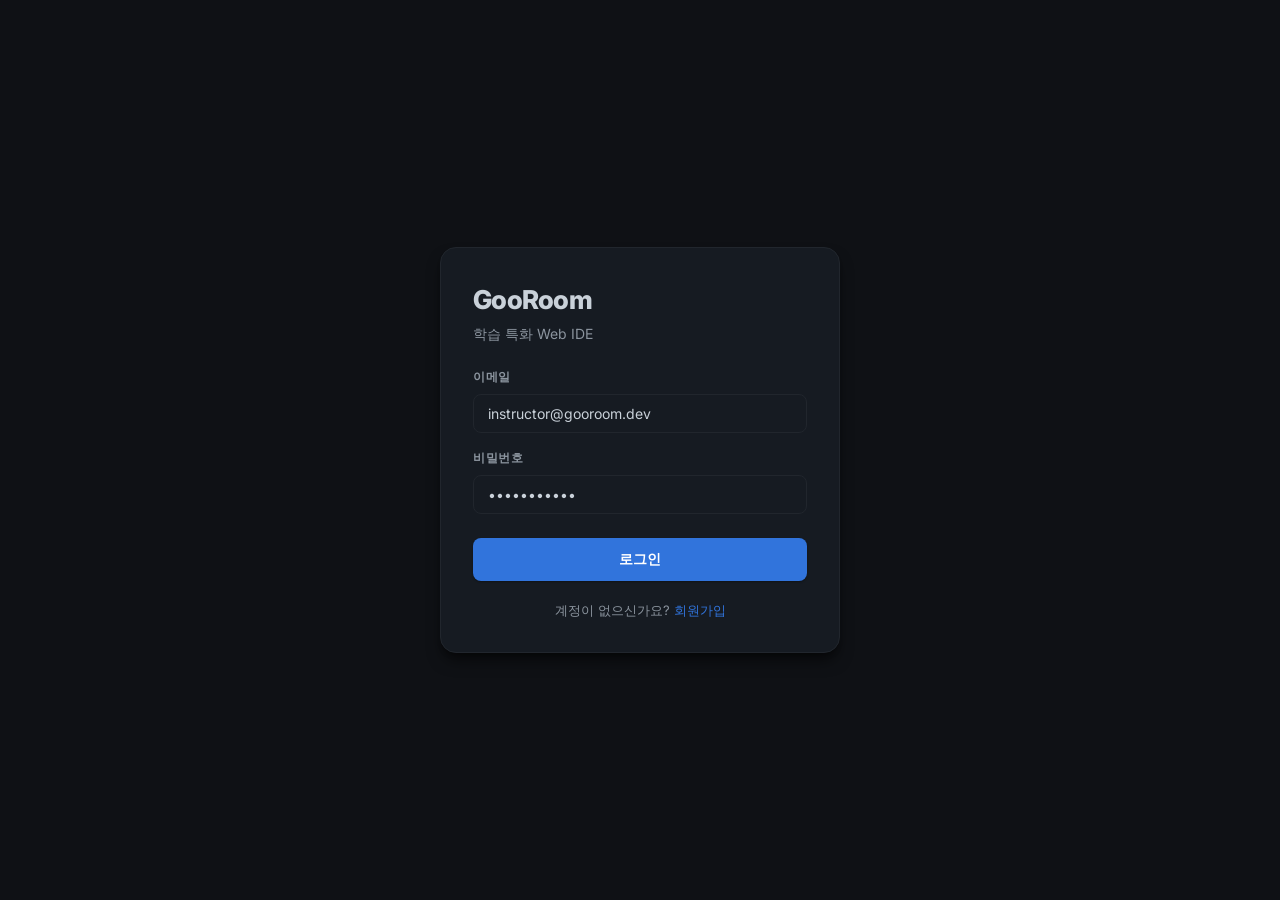
<file: index.html>
<!DOCTYPE html>
<html lang="ko">
<head>
  <meta charset="UTF-8">
  <meta name="viewport" content="width=device-width, initial-scale=1.0">
  <title>GooRoom - 로그인</title>
  <link rel="stylesheet" href="styles.css">
</head>
<body>
  <div class="auth-container">
    <div class="auth-box">
      <h1>GooRoom</h1>
      <p class="subtitle">학습 특화 Web IDE</p>
      
      <form onsubmit="event.preventDefault(); location.href='dashboard.html';">
        <div class="form-group">
          <label>이메일</label>
          <input type="email" placeholder="name@example.com" value="instructor@gooroom.dev">
        </div>
        
        <div class="form-group">
          <label>비밀번호</label>
          <input type="password" placeholder="••••••••" value="password123">
        </div>
        
        <button type="submit" class="btn-primary">로그인</button>
      </form>
      
      <div class="auth-footer">
        계정이 없으신가요? <a href="signup.html">회원가입</a>
      </div>
    </div>
  </div>
</body>
</html>
</file>
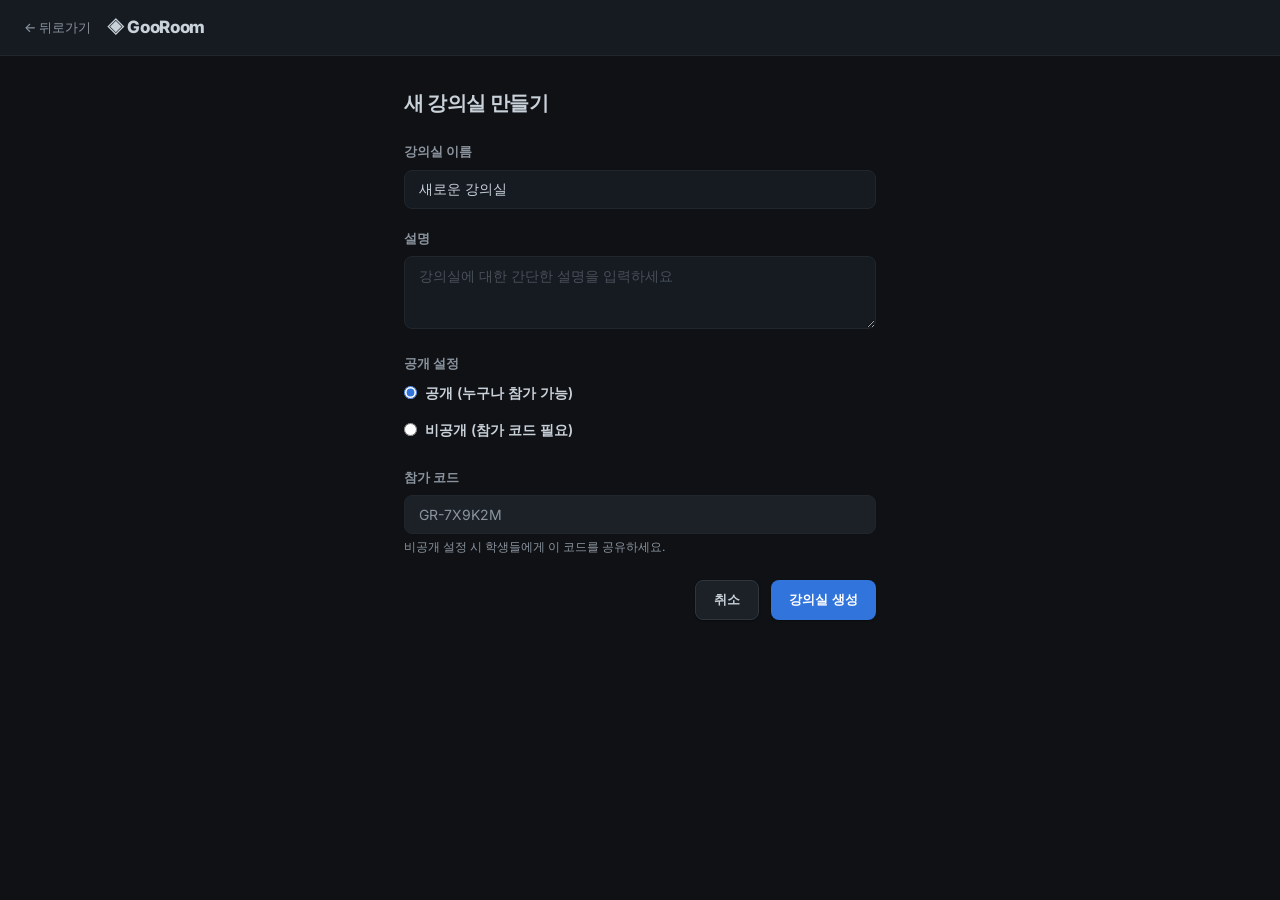
<file: create-room.html>
<!DOCTYPE html>
<html lang="ko">
<head>
  <meta charset="UTF-8">
  <meta name="viewport" content="width=device-width, initial-scale=1.0">
  <title>GooRoom - 강의실 만들기</title>
  <link rel="stylesheet" href="styles.css">
</head>
<body>
  <div class="form-page">
    <header class="topbar">
      <a href="dashboard.html" class="back-link">← 뒤로가기</a>
      <div class="logo">◈ GooRoom</div>
    </header>
    
    <main class="form-container">
      <h2>새 강의실 만들기</h2>
      
      <form onsubmit="event.preventDefault(); location.href='room.html';">
        <div class="form-group">
          <label>강의실 이름</label>
          <input type="text" placeholder="예: React 심화 스터디" value="새로운 강의실">
        </div>
        
        <div class="form-group">
          <label>설명</label>
          <textarea rows="3" placeholder="강의실에 대한 간단한 설명을 입력하세요"></textarea>
        </div>
        
        <div class="form-group">
          <label>공개 설정</label>
          <div class="radio-group">
            <label class="radio-option">
              <input type="radio" name="visibility" value="public" checked>
              <span>공개 (누구나 참가 가능)</span>
            </label>
          </div>
          <div class="radio-group" style="margin-top: var(--space-2);">
            <label class="radio-option">
              <input type="radio" name="visibility" value="private">
              <span>비공개 (참가 코드 필요)</span>
            </label>
          </div>
        </div>
        
        <div class="form-group">
          <label>참가 코드</label>
          <input type="text" value="GR-7X9K2M" readonly style="background: var(--v-surface-raised); color: var(--v-text-muted);">
          <span style="font-size: 12px; color: var(--v-text-muted); margin-top: var(--space-1); display: block;">비공개 설정 시 학생들에게 이 코드를 공유하세요.</span>
        </div>
        
        <div class="form-actions">
          <button type="button" class="btn-secondary" onclick="location.href='dashboard.html'">취소</button>
          <button type="submit" class="btn-primary">강의실 생성</button>
        </div>
      </form>
    </main>
  </div>
</body>
</html>
</file>
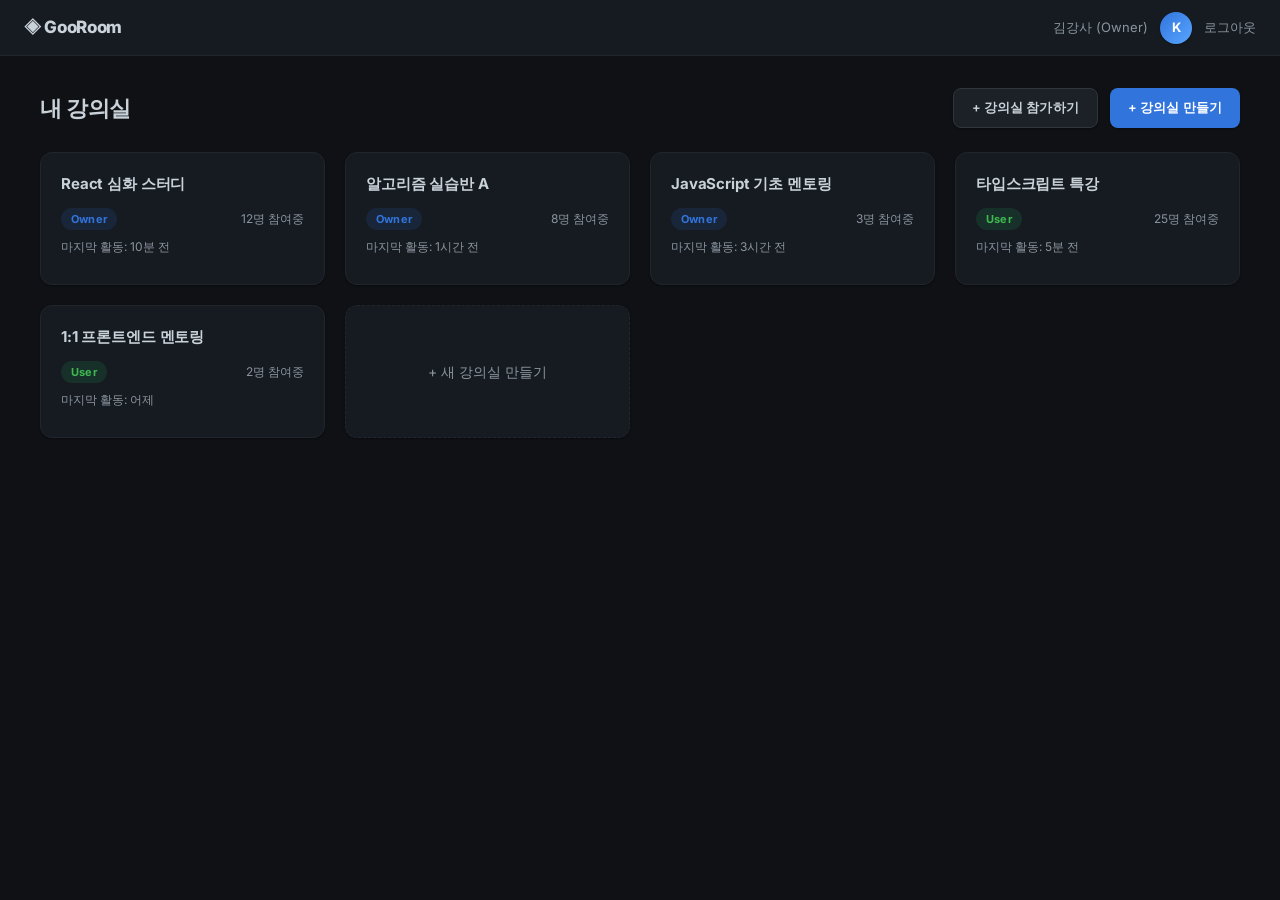
<file: dashboard.html>
<!DOCTYPE html>
<html lang="ko">
<head>
  <meta charset="UTF-8">
  <meta name="viewport" content="width=device-width, initial-scale=1.0">
  <title>GooRoom - 대시보드</title>
  <link rel="stylesheet" href="styles.css">
</head>
<body>
  <div class="dashboard-layout">
    <header class="topbar">
      <div class="logo">◈ GooRoom</div>
      <div class="user-info">
        <span>김강사 (Owner)</span>
        <div class="avatar">K</div>
        <a href="index.html" style="color: var(--v-text-muted);">로그아웃</a>
      </div>
    </header>
    
    <main class="dashboard-content">
      <div class="dashboard-header">
        <h2>내 강의실</h2>
        <div class="action-buttons">
          <button class="btn-secondary" onclick="location.href='join-room.html'">+ 강의실 참가하기</button>
          <button class="btn-primary" onclick="location.href='create-room.html'">+ 강의실 만들기</button>
        </div>
      </div>
      
      <div class="room-grid">
        <div class="room-card" onclick="location.href='room.html'">
          <div class="room-title">React 심화 스터디</div>
          <div class="room-meta">
            <span class="room-role role-owner">Owner</span>
            <span>12명 참여중</span>
          </div>
          <div class="room-meta">
            <span>마지막 활동: 10분 전</span>
          </div>
        </div>
        
        <div class="room-card" onclick="location.href='room.html'">
          <div class="room-title">알고리즘 실습반 A</div>
          <div class="room-meta">
            <span class="room-role role-owner">Owner</span>
            <span>8명 참여중</span>
          </div>
          <div class="room-meta">
            <span>마지막 활동: 1시간 전</span>
          </div>
        </div>
        
        <div class="room-card" onclick="location.href='room.html'">
          <div class="room-title">JavaScript 기초 멘토링</div>
          <div class="room-meta">
            <span class="room-role role-owner">Owner</span>
            <span>3명 참여중</span>
          </div>
          <div class="room-meta">
            <span>마지막 활동: 3시간 전</span>
          </div>
        </div>
        
        <div class="room-card" onclick="location.href='room.html'">
          <div class="room-title">타입스크립트 특강</div>
          <div class="room-meta">
            <span class="room-role role-user">User</span>
            <span>25명 참여중</span>
          </div>
          <div class="room-meta">
            <span>마지막 활동: 5분 전</span>
          </div>
        </div>
        
        <div class="room-card" onclick="location.href='room.html'">
          <div class="room-title">1:1 프론트엔드 멘토링</div>
          <div class="room-meta">
            <span class="room-role role-user">User</span>
            <span>2명 참여중</span>
          </div>
          <div class="room-meta">
            <span>마지막 활동: 어제</span>
          </div>
        </div>
        
        <!-- 빈 카드: 새 강의실 추가 유도 -->
        <div class="room-card" style="border-style: dashed; display: flex; align-items: center; justify-content: center; min-height: 120px;" onclick="location.href='create-room.html'">
          <span style="color: var(--v-text-muted);">+ 새 강의실 만들기</span>
        </div>
      </div>
    </main>
  </div>
</body>
</html>
</file>
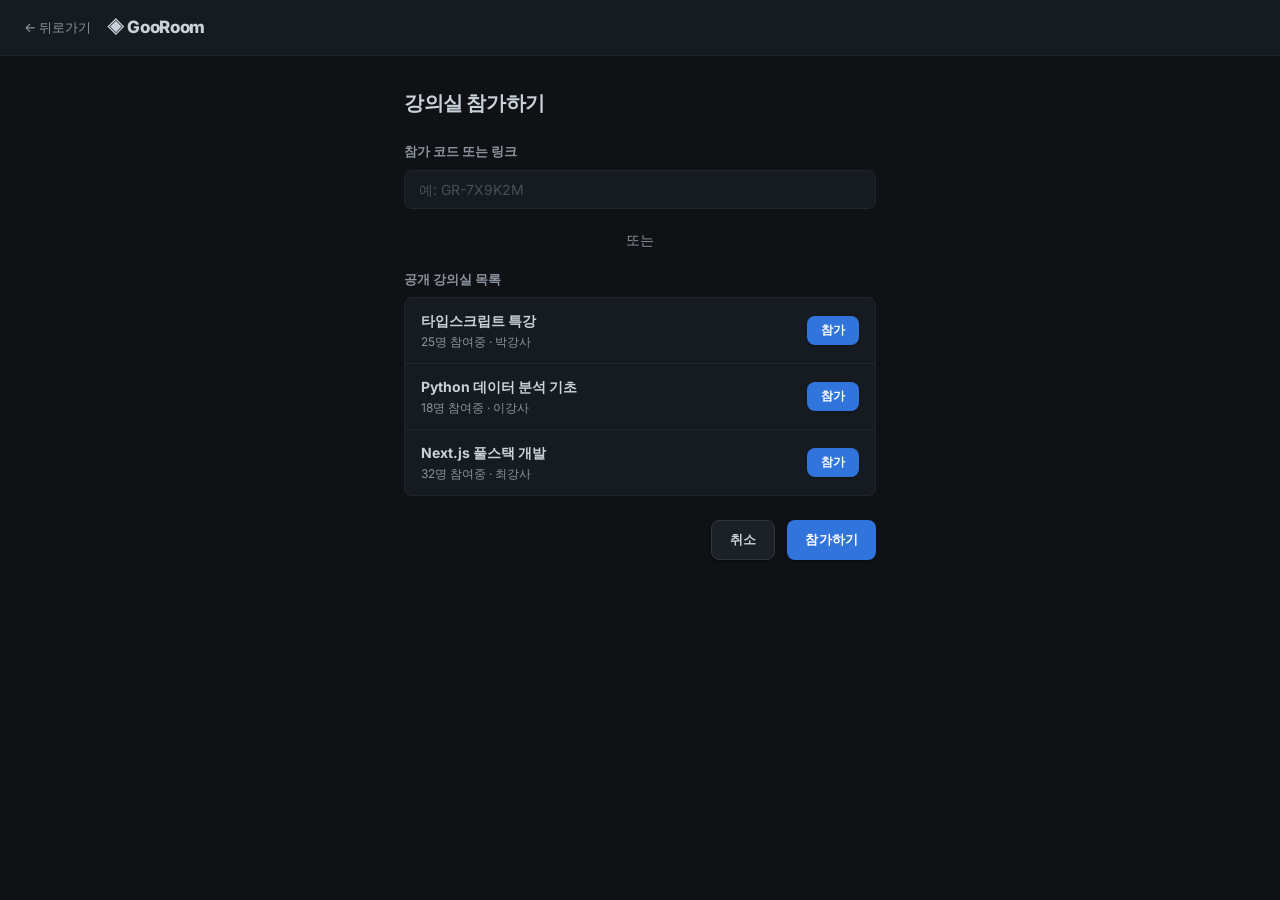
<file: join-room.html>
<!DOCTYPE html>
<html lang="ko">
<head>
  <meta charset="UTF-8">
  <meta name="viewport" content="width=device-width, initial-scale=1.0">
  <title>GooRoom - 강의실 참가하기</title>
  <link rel="stylesheet" href="styles.css">
</head>
<body>
  <div class="form-page">
    <header class="topbar">
      <a href="dashboard.html" class="back-link">← 뒤로가기</a>
      <div class="logo">◈ GooRoom</div>
    </header>
    
    <main class="form-container">
      <h2>강의실 참가하기</h2>
      
      <form onsubmit="event.preventDefault(); location.href='room.html';">
        <div class="form-group">
          <label>참가 코드 또는 링크</label>
          <input type="text" placeholder="예: GR-7X9K2M">
        </div>
        
        <div style="text-align: center; margin: var(--space-5) 0; color: var(--v-text-muted);">또는</div>
        
        <div class="form-group">
          <label>공개 강의실 목록</label>
          <div style="border: 1px solid var(--v-border); border-radius: var(--radius-md); max-height: 240px; overflow-y: auto; background: var(--v-surface);">
            <div class="room-list-item">
              <div>
                <div style="font-weight: 700; color: var(--v-text); font-size: 14px;">타입스크립트 특강</div>
                <div style="font-size: 12px; color: var(--v-text-muted); margin-top: 2px;">25명 참여중 · 박강사</div>
              </div>
              <button type="button" class="btn-primary" style="padding: 6px 14px; font-size: 12px;">참가</button>
            </div>
            <div class="room-list-item">
              <div>
                <div style="font-weight: 700; color: var(--v-text); font-size: 14px;">Python 데이터 분석 기초</div>
                <div style="font-size: 12px; color: var(--v-text-muted); margin-top: 2px;">18명 참여중 · 이강사</div>
              </div>
              <button type="button" class="btn-primary" style="padding: 6px 14px; font-size: 12px;">참가</button>
            </div>
            <div class="room-list-item">
              <div>
                <div style="font-weight: 700; color: var(--v-text); font-size: 14px;">Next.js 풀스택 개발</div>
                <div style="font-size: 12px; color: var(--v-text-muted); margin-top: 2px;">32명 참여중 · 최강사</div>
              </div>
              <button type="button" class="btn-primary" style="padding: 6px 14px; font-size: 12px;">참가</button>
            </div>
          </div>
        </div>
        
        <div class="form-actions">
          <button type="button" class="btn-secondary" onclick="location.href='dashboard.html'">취소</button>
          <button type="submit" class="btn-primary">참가하기</button>
        </div>
      </form>
    </main>
  </div>
</body>
</html>
</file>
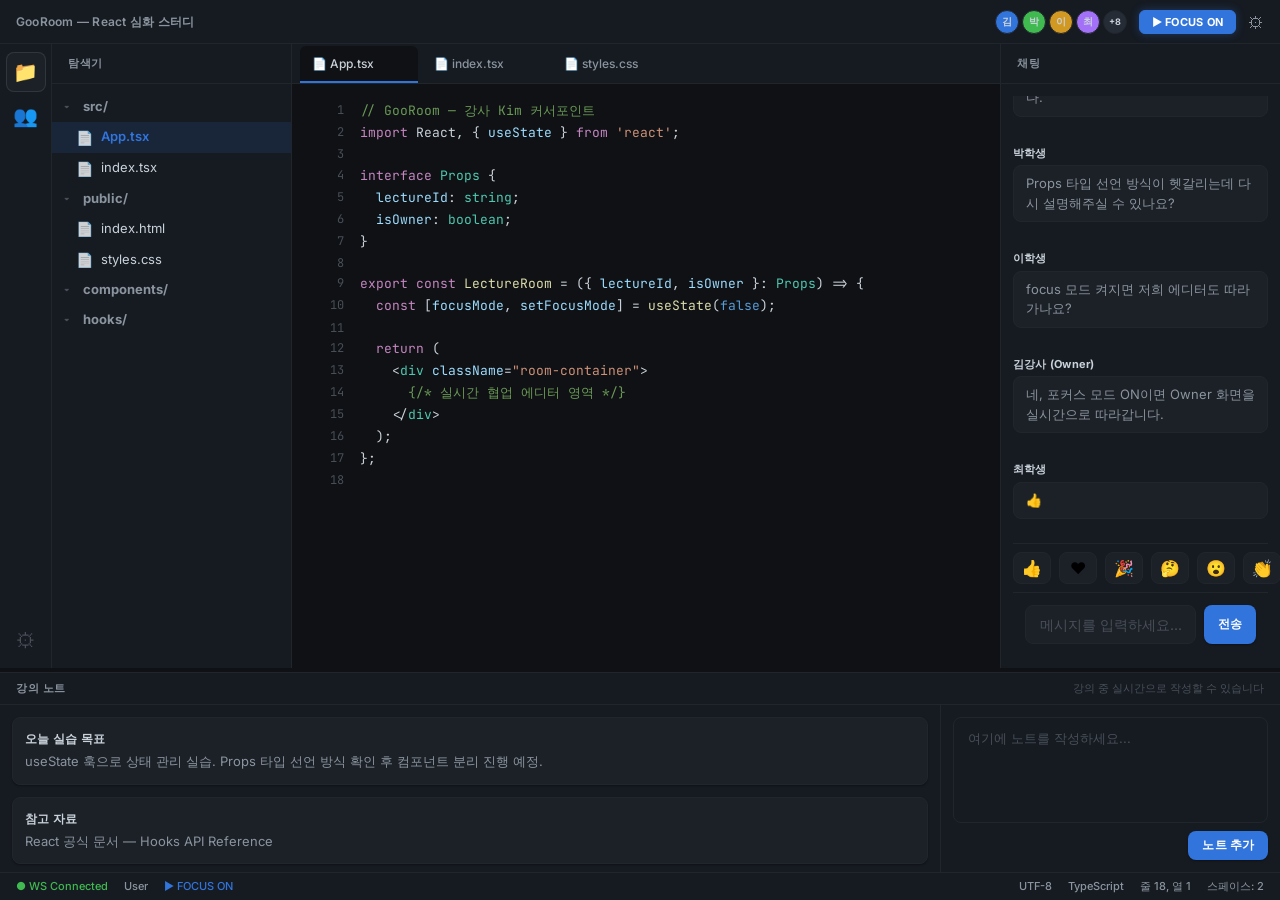
<file: room.html>
<!DOCTYPE html>
<html lang="ko">
<head>
  <meta charset="UTF-8">
  <meta name="viewport" content="width=device-width, initial-scale=1.0">
  <title>GooRoom — React 심화 스터디</title>
  <link rel="stylesheet" href="styles.css">
</head>
<body>
  <div class="ide-layout">
    <header class="ide-topbar">
      <div class="room-title">GooRoom — React 심화 스터디</div>
      <div class="topbar-actions">
        <div class="member-avatars">
          <div class="avatar" style="background: #3174dc;">김</div>
          <div class="avatar" style="background: #3fb950;">박</div>
          <div class="avatar" style="background: #d29922;">이</div>
          <div class="avatar" style="background: #a371f7;">최</div>
          <div class="avatar" style="background: var(--v-surface-hover); font-size: 9px;">+8</div>
        </div>
        <button class="focus-toggle active">▶ FOCUS ON</button>
        <span style="color: var(--v-text-muted); cursor: pointer; font-size: 16px;">⚙</span>
      </div>
    </header>
    
    <div class="ide-body">
      <nav class="activity-bar">
        <div class="activity-item active" data-sidebar-target="explorer" title="탐색기">📁</div>
        <div class="activity-item" data-sidebar-target="members" title="멤버">👥</div>
        <div style="flex: 1;"></div>
        <div class="activity-item" title="설정">⚙</div>
      </nav>
      
      <aside class="sidebar">
        <div class="sidebar-header" id="sidebar-header">탐색기</div>
        <div class="sidebar-content">
          <div class="sidebar-pane active" data-sidebar="explorer">
            <ul class="file-tree">
              <li class="folder">src/</li>
              <li class="active"><span class="icon">📄</span> App.tsx</li>
              <li><span class="icon">📄</span> index.tsx</li>
              <li class="folder">public/</li>
              <li><span class="icon">📄</span> index.html</li>
              <li><span class="icon">📄</span> styles.css</li>
              <li class="folder">components/</li>
              <li class="folder">hooks/</li>
            </ul>
          </div>
          <div class="sidebar-pane" data-sidebar="members">
            <div class="member-list-item">
              <div class="member-avatar" style="background: #3174dc;">김</div>
              <div class="member-name">김강사</div>
              <div class="member-status">● Owner</div>
            </div>
            <div class="member-list-item">
              <div class="member-avatar" style="background: #3fb950;">박</div>
              <div class="member-name">박학생</div>
              <div class="member-status">● 온라인</div>
            </div>
            <div class="member-list-item">
              <div class="member-avatar" style="background: #d29922;">이</div>
              <div class="member-name">이학생</div>
              <div class="member-status">● 온라인</div>
            </div>
            <div class="member-list-item">
              <div class="member-avatar" style="background: #a371f7;">최</div>
              <div class="member-name">최학생</div>
              <div class="member-status">● 온라인</div>
            </div>
            <div class="member-list-item">
              <div class="member-avatar" style="background: #f85149;">한</div>
              <div class="member-name">한학생</div>
              <div class="member-status" style="color: var(--v-text-dim);">○ 오프라인</div>
            </div>
            <div class="member-list-item">
              <div class="member-avatar" style="background: #58a6ff;">윤</div>
              <div class="member-name">윤학생</div>
              <div class="member-status">● 온라인</div>
            </div>
          </div>
        </div>
      </aside>
      
      <section class="editor-area">
        <div class="editor-tabs">
          <div class="editor-tab active">📄 App.tsx <span class="close">×</span></div>
          <div class="editor-tab">📄 index.tsx <span class="close">×</span></div>
          <div class="editor-tab">📄 styles.css <span class="close">×</span></div>
        </div>
        <div class="code-editor">
          <div class="line"><span class="line-num">1</span><span class="line-content"><span style="color: #6a9955;">// GooRoom — 강사 Kim 커서포인트</span></span></div>
          <div class="line"><span class="line-num">2</span><span class="line-content"><span style="color: #c586c0;">import</span> React, { <span style="color: #9cdcfe;">useState</span> } <span style="color: #c586c0;">from</span> <span style="color: #ce9178;">'react'</span>;</span></div>
          <div class="line"><span class="line-num">3</span><span class="line-content"></span></div>
          <div class="line"><span class="line-num">4</span><span class="line-content"><span style="color: #c586c0;">interface</span> <span style="color: #4ec9b0;">Props</span> {</span></div>
          <div class="line"><span class="line-num">5</span><span class="line-content">  <span style="color: #9cdcfe;">lectureId</span>: <span style="color: #4ec9b0;">string</span>;</span></div>
          <div class="line"><span class="line-num">6</span><span class="line-content">  <span style="color: #9cdcfe;">isOwner</span>: <span style="color: #4ec9b0;">boolean</span>;</span></div>
          <div class="line"><span class="line-num">7</span><span class="line-content">}</span></div>
          <div class="line"><span class="line-num">8</span><span class="line-content"></span></div>
          <div class="line"><span class="line-num">9</span><span class="line-content"><span style="color: #c586c0;">export const</span> <span style="color: #dcdcaa;">LectureRoom</span> = ({ <span style="color: #9cdcfe;">lectureId</span>, <span style="color: #9cdcfe;">isOwner</span> }: <span style="color: #4ec9b0;">Props</span>) => {</span></div>
          <div class="line"><span class="line-num">10</span><span class="line-content">  <span style="color: #c586c0;">const</span> [<span style="color: #9cdcfe;">focusMode</span>, <span style="color: #9cdcfe;">setFocusMode</span>] = <span style="color: #dcdcaa;">useState</span>(<span style="color: #569cd6;">false</span>);</span></div>
          <div class="line"><span class="line-num">11</span><span class="line-content"></span></div>
          <div class="line"><span class="line-num">12</span><span class="line-content">  <span style="color: #c586c0;">return</span> (</span></div>
          <div class="line"><span class="line-num">13</span><span class="line-content">    &lt;<span style="color: #4ec9b0;">div</span> <span style="color: #9cdcfe;">className</span>=<span style="color: #ce9178;">"room-container"</span>&gt;</span></div>
          <div class="line"><span class="line-num">14</span><span class="line-content">      <span style="color: #6a9955;">{/* 실시간 협업 에디터 영역 */}</span></span></div>
          <div class="line"><span class="line-num">15</span><span class="line-content">    &lt;/<span style="color: #4ec9b0;">div</span>&gt;</span></div>
          <div class="line"><span class="line-num">16</span><span class="line-content">  );</span></div>
          <div class="line"><span class="line-num">17</span><span class="line-content">};</span></div>
          <div class="line"><span class="line-num">18</span><span class="line-content"></span></div>
        </div>
      </section>
      
      <aside class="right-panel">
        <div class="right-panel-header">채팅</div>
        <div class="right-panel-content">
          <div class="chat-messages">
            <div class="chat-message">
              <div class="sender">김강사 (Owner)</div>
              <div class="msg">오늘은 useState 훅에 대해 실습합시다.</div>
            </div>
            <div class="chat-message">
              <div class="sender">박학생</div>
              <div class="msg">Props 타입 선언 방식이 헷갈리는데 다시 설명해주실 수 있나요?</div>
            </div>
            <div class="chat-message">
              <div class="sender">이학생</div>
              <div class="msg">focus 모드 켜지면 저희 에디터도 따라가나요?</div>
            </div>
            <div class="chat-message">
              <div class="sender">김강사 (Owner)</div>
              <div class="msg">네, 포커스 모드 ON이면 Owner 화면을 실시간으로 따라갑니다.</div>
            </div>
            <div class="chat-message">
              <div class="sender">최학생</div>
              <div class="msg">👍</div>
            </div>
          </div>
          
          <div class="chat-reactions">
            <button class="reaction-btn-small">👍</button>
            <button class="reaction-btn-small">❤️</button>
            <button class="reaction-btn-small">🎉</button>
            <button class="reaction-btn-small">🤔</button>
            <button class="reaction-btn-small">😮</button>
            <button class="reaction-btn-small">👏</button>
          </div>
          
          <div class="chat-input-area">
            <input type="text" placeholder="메시지를 입력하세요...">
            <button class="btn-primary">전송</button>
          </div>
        </div>
      </aside>
    </div>
    
    <div class="resize-handle" id="resize-handle"></div>
    <div class="bottom-panel" id="bottom-panel">
      <div class="bottom-panel-header">
        <span>강의 노트</span>
        <span style="font-size: 11px; color: var(--v-text-dim); font-weight: 500; text-transform: none; letter-spacing: 0;">강의 중 실시간으로 작성할 수 있습니다</span>
      </div>
      <div class="bottom-panel-content">
        <div class="notes-list">
          <div class="note-item">
            <div class="note-title">오늘 실습 목표</div>
            <div class="note-desc">useState 훅으로 상태 관리 실습. Props 타입 선언 방식 확인 후 컴포넌트 분리 진행 예정.</div>
          </div>
          <div class="note-item">
            <div class="note-title">참고 자료</div>
            <div class="note-desc">React 공식 문서 — Hooks API Reference</div>
          </div>
        </div>
        <div class="note-editor">
          <textarea placeholder="여기에 노트를 작성하세요..."></textarea>
          <button class="btn-primary">노트 추가</button>
        </div>
      </div>
    </div>
    
    <footer class="status-bar">
      <div class="status-left">
        <span class="status-item online">● WS Connected</span>
        <span class="status-item">User</span>
        <span class="status-item focus-on">▶ FOCUS ON</span>
      </div>
      <div class="status-right">
        <span class="status-item">UTF-8</span>
        <span class="status-item">TypeScript</span>
        <span class="status-item">줄 18, 열 1</span>
        <span class="status-item">스페이스: 2</span>
      </div>
    </footer>
  </div>

  <script>
    document.querySelectorAll('.activity-item[data-sidebar-target]').forEach(item => {
      item.addEventListener('click', () => {
        document.querySelectorAll('.activity-item[data-sidebar-target]').forEach(i => i.classList.remove('active'));
        item.classList.add('active');
        
        const target = item.dataset.sidebarTarget;
        document.getElementById('sidebar-header').textContent = target === 'explorer' ? '탐색기' : '멤버';
        document.querySelectorAll('.sidebar-pane').forEach(pane => {
          pane.classList.toggle('active', pane.dataset.sidebar === target);
        });
      });
    });

    const handle = document.getElementById('resize-handle');
    const panel = document.getElementById('bottom-panel');
    let isResizing = false;

    handle.addEventListener('mousedown', (e) => {
      isResizing = true;
      document.body.style.cursor = 'row-resize';
      document.body.style.userSelect = 'none';
      e.preventDefault();
    });

    document.addEventListener('mousemove', (e) => {
      if (!isResizing) return;
      const statusBarHeight = 28;
      const newHeight = window.innerHeight - e.clientY - statusBarHeight;
      if (newHeight >= 120 && newHeight <= 420) {
        panel.style.height = newHeight + 'px';
      }
    });

    document.addEventListener('mouseup', () => {
      if (isResizing) {
        isResizing = false;
        document.body.style.cursor = '';
        document.body.style.userSelect = '';
      }
    });
  </script>
</body>
</html>
</file>
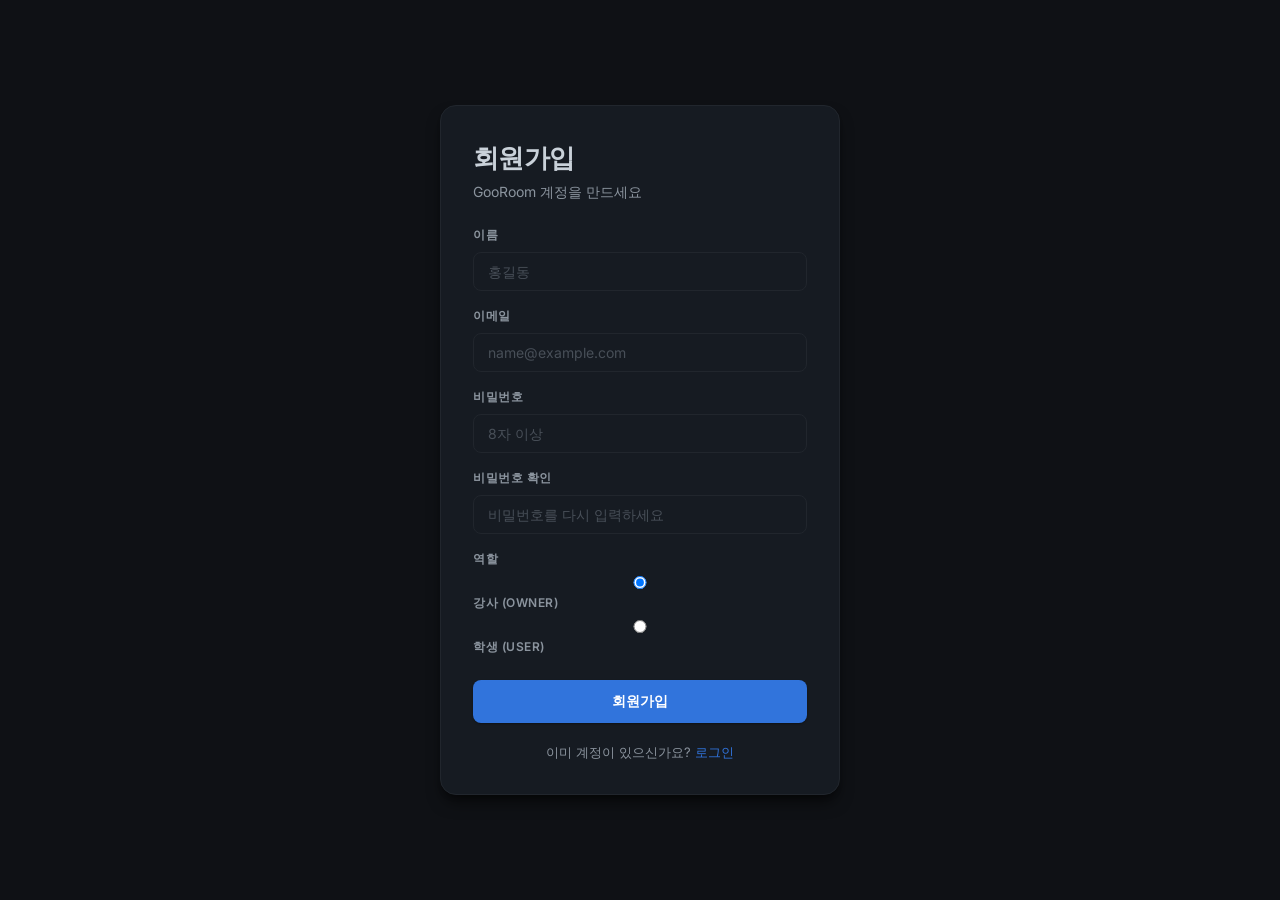
<file: signup.html>
<!DOCTYPE html>
<html lang="ko">
<head>
  <meta charset="UTF-8">
  <meta name="viewport" content="width=device-width, initial-scale=1.0">
  <title>GooRoom - 회원가입</title>
  <link rel="stylesheet" href="styles.css">
</head>
<body>
  <div class="auth-container">
    <div class="auth-box">
      <h1>회원가입</h1>
      <p class="subtitle">GooRoom 계정을 만드세요</p>
      
      <form onsubmit="event.preventDefault(); location.href='index.html';">
        <div class="form-group">
          <label>이름</label>
          <input type="text" placeholder="홍길동">
        </div>
        
        <div class="form-group">
          <label>이메일</label>
          <input type="email" placeholder="name@example.com">
        </div>
        
        <div class="form-group">
          <label>비밀번호</label>
          <input type="password" placeholder="8자 이상">
        </div>
        
        <div class="form-group">
          <label>비밀번호 확인</label>
          <input type="password" placeholder="비밀번호를 다시 입력하세요">
        </div>
        
        <div class="form-group">
          <label>역할</label>
          <div class="radio-group">
            <label class="radio-option">
              <input type="radio" name="role" value="owner" checked>
              <span>강사 (Owner)</span>
            </label>
            <label class="radio-option">
              <input type="radio" name="role" value="user">
              <span>학생 (User)</span>
            </label>
          </div>
        </div>
        
        <button type="submit" class="btn-primary">회원가입</button>
      </form>
      
      <div class="auth-footer">
        이미 계정이 있으신가요? <a href="index.html">로그인</a>
      </div>
    </div>
  </div>
</body>
</html>
</file>
<file: styles.css>
@import url('https://fonts.googleapis.com/css2?family=Inter:wght@400;500;600;700;800&family=JetBrains+Mono:wght@400;500;700&display=swap');

:root {
  --v-bg: #0f1115;
  --v-surface: #161b22;
  --v-surface-raised: #1c2128;
  --v-surface-hover: #262c36;
  --v-border: #21262d;
  --v-border-light: #30363d;
  --v-text: #c9d1d9;
  --v-text-muted: #8b949e;
  --v-text-dim: #484f58;
  --v-primary: #3174dc;
  --v-primary-hover: #2563c7;
  --v-primary-soft: rgba(49, 116, 220, 0.12);
  --v-danger: #f85149;
  --v-success: #3fb950;
  --v-warning: #d29922;
  --v-info: #58a6ff;

  --space-1: 4px;
  --space-2: 8px;
  --space-3: 12px;
  --space-4: 16px;
  --space-5: 20px;
  --space-6: 24px;
  --space-8: 32px;
  --space-10: 40px;

  --radius-sm: 6px;
  --radius-md: 8px;
  --radius-lg: 12px;
  --radius-xl: 16px;
  --radius-full: 9999px;

  --shadow-sm: 0 1px 2px rgba(0,0,0,0.35);
  --shadow-md: 0 4px 6px -1px rgba(0,0,0,0.45), 0 2px 4px -2px rgba(0,0,0,0.35);
  --shadow-lg: 0 10px 15px -3px rgba(0,0,0,0.55), 0 4px 6px -4px rgba(0,0,0,0.45);
  --shadow-glow: 0 0 0 3px rgba(49, 116, 220, 0.2);
}

* {
  margin: 0;
  padding: 0;
  box-sizing: border-box;
}

html, body {
  height: 100%;
  font-family: 'Inter', -apple-system, BlinkMacSystemFont, 'Segoe UI', Roboto, sans-serif;
  font-size: 14px;
  line-height: 1.5;
  color: var(--v-text);
  background: var(--v-bg);
  overflow: hidden;
  -webkit-font-smoothing: antialiased;
  -moz-osx-font-smoothing: grayscale;
}

a {
  color: var(--v-primary);
  text-decoration: none;
  font-weight: 500;
}

a:hover {
  text-decoration: underline;
}

button {
  cursor: pointer;
  border: none;
  border-radius: var(--radius-md);
  padding: 10px 18px;
  font-size: 13px;
  font-weight: 600;
  font-family: inherit;
  transition: all 0.15s ease;
  letter-spacing: 0.01em;
}

button:active {
  transform: translateY(1px);
}

.btn-primary {
  background: var(--v-primary);
  color: #fff;
  box-shadow: var(--shadow-sm);
}

.btn-primary:hover {
  background: var(--v-primary-hover);
  box-shadow: var(--shadow-md);
}

.btn-secondary {
  background: var(--v-surface-raised);
  color: var(--v-text);
  border: 1px solid var(--v-border-light);
  box-shadow: var(--shadow-sm);
}

.btn-secondary:hover {
  background: var(--v-surface-hover);
  border-color: var(--v-text-muted);
}

input, select, textarea {
  background: var(--v-surface);
  border: 1px solid var(--v-border);
  color: var(--v-text);
  padding: 10px 14px;
  border-radius: var(--radius-md);
  font-family: inherit;
  font-size: 14px;
  outline: none;
  width: 100%;
  transition: border-color 0.15s, box-shadow 0.15s;
}

input:focus, select:focus, textarea:focus {
  border-color: var(--v-primary);
  box-shadow: var(--shadow-glow);
}

input::placeholder, textarea::placeholder {
  color: var(--v-text-dim);
}

.card {
  background: var(--v-surface);
  border: 1px solid var(--v-border);
  border-radius: var(--radius-lg);
  padding: var(--space-5);
  box-shadow: var(--shadow-sm);
  transition: box-shadow 0.2s, border-color 0.2s;
}

.card:hover {
  box-shadow: var(--shadow-md);
}

.auth-container {
  display: flex;
  align-items: center;
  justify-content: center;
  min-height: 100vh;
  background: var(--v-bg);
  padding: var(--space-6);
}

.auth-box {
  width: 400px;
  padding: var(--space-8);
  background: var(--v-surface);
  border: 1px solid var(--v-border);
  border-radius: var(--radius-xl);
  box-shadow: var(--shadow-lg);
}

.auth-box h1 {
  font-size: 26px;
  margin-bottom: var(--space-1);
  color: var(--v-text);
  font-weight: 800;
  letter-spacing: -0.02em;
}

.auth-box .subtitle {
  font-size: 14px;
  color: var(--v-text-muted);
  margin-bottom: var(--space-6);
}

.auth-box .form-group {
  margin-bottom: var(--space-4);
}

.auth-box label {
  display: block;
  margin-bottom: var(--space-2);
  font-size: 12px;
  font-weight: 600;
  color: var(--v-text-muted);
  text-transform: uppercase;
  letter-spacing: 0.5px;
}

.auth-box button[type="submit"] {
  width: 100%;
  margin-top: var(--space-2);
  padding: 12px;
  font-size: 14px;
}

.auth-footer {
  margin-top: var(--space-5);
  text-align: center;
  font-size: 13px;
  color: var(--v-text-muted);
}

.dashboard-layout {
  display: flex;
  flex-direction: column;
  height: 100vh;
}

.topbar {
  height: 56px;
  background: var(--v-surface);
  border-bottom: 1px solid var(--v-border);
  display: flex;
  align-items: center;
  justify-content: space-between;
  padding: 0 var(--space-6);
  flex-shrink: 0;
}

.topbar .logo {
  font-size: 17px;
  font-weight: 800;
  color: var(--v-text);
  letter-spacing: -0.02em;
}

.topbar .user-info {
  display: flex;
  align-items: center;
  gap: var(--space-3);
  color: var(--v-text-muted);
  font-size: 13px;
}

.topbar .avatar {
  width: 32px;
  height: 32px;
  border-radius: var(--radius-full);
  background: linear-gradient(135deg, var(--v-primary), #58a6ff);
  display: flex;
  align-items: center;
  justify-content: center;
  color: #fff;
  font-weight: 700;
  font-size: 13px;
  box-shadow: var(--shadow-sm);
}

.dashboard-content {
  flex: 1;
  overflow-y: auto;
  padding: var(--space-8) var(--space-10);
}

.dashboard-header {
  display: flex;
  justify-content: space-between;
  align-items: center;
  margin-bottom: var(--space-6);
}

.dashboard-header h2 {
  font-size: 22px;
  color: var(--v-text);
  font-weight: 800;
  letter-spacing: -0.02em;
}

.action-buttons {
  display: flex;
  gap: var(--space-3);
}

.room-grid {
  display: grid;
  grid-template-columns: repeat(auto-fill, minmax(280px, 1fr));
  gap: var(--space-5);
}

.room-card {
  background: var(--v-surface);
  border: 1px solid var(--v-border);
  border-radius: var(--radius-lg);
  padding: var(--space-5);
  cursor: pointer;
  transition: all 0.2s ease;
  box-shadow: var(--shadow-sm);
}

.room-card:hover {
  border-color: var(--v-primary);
  box-shadow: var(--shadow-md);
  transform: translateY(-2px);
}

.room-card .room-title {
  font-size: 15px;
  font-weight: 700;
  color: var(--v-text);
  margin-bottom: var(--space-3);
  letter-spacing: -0.01em;
}

.room-card .room-meta {
  display: flex;
  justify-content: space-between;
  align-items: center;
  font-size: 12px;
  color: var(--v-text-muted);
  margin-bottom: var(--space-2);
}

.room-card .room-role {
  display: inline-block;
  padding: 3px 10px;
  border-radius: var(--radius-full);
  font-size: 11px;
  font-weight: 700;
  letter-spacing: 0.02em;
}

.role-owner {
  background: var(--v-primary-soft);
  color: var(--v-primary);
}

.role-editor {
  background: rgba(245, 158, 11, 0.12);
  color: var(--v-warning);
}

.role-user {
  background: rgba(34, 197, 94, 0.12);
  color: var(--v-success);
}

.form-page {
  display: flex;
  flex-direction: column;
  height: 100vh;
}

.form-page .topbar {
  justify-content: flex-start;
  gap: var(--space-4);
}

.form-page .topbar .back-link {
  color: var(--v-text-muted);
  font-size: 13px;
  font-weight: 500;
  transition: color 0.15s;
}

.form-page .topbar .back-link:hover {
  color: var(--v-text);
}

.form-container {
  max-width: 520px;
  margin: var(--space-8) auto;
  width: 100%;
  padding: 0 var(--space-6);
}

.form-container h2 {
  font-size: 20px;
  color: var(--v-text);
  margin-bottom: var(--space-6);
  font-weight: 800;
  letter-spacing: -0.02em;
}

.form-container .form-group {
  margin-bottom: var(--space-5);
}

.form-container label {
  display: block;
  margin-bottom: var(--space-2);
  font-size: 13px;
  font-weight: 600;
  color: var(--v-text-muted);
}

.form-container .radio-group {
  display: flex;
  gap: var(--space-5);
  margin-top: var(--space-2);
}

.form-container .radio-option {
  display: flex;
  align-items: center;
  gap: var(--space-2);
  cursor: pointer;
  color: var(--v-text);
  font-size: 14px;
}

.form-container .radio-option input[type="radio"] {
  width: auto;
  accent-color: var(--v-primary);
}

.form-actions {
  display: flex;
  justify-content: flex-end;
  gap: var(--space-3);
  margin-top: var(--space-6);
}

.ide-layout {
  display: flex;
  flex-direction: column;
  height: 100vh;
  background: var(--v-bg);
}

.ide-topbar {
  height: 44px;
  background: var(--v-surface);
  border-bottom: 1px solid var(--v-border);
  display: flex;
  align-items: center;
  justify-content: space-between;
  padding: 0 var(--space-4);
  flex-shrink: 0;
}

.ide-topbar .room-title {
  font-size: 12px;
  font-weight: 600;
  color: var(--v-text-muted);
  letter-spacing: 0.02em;
}

.ide-topbar .topbar-actions {
  display: flex;
  align-items: center;
  gap: var(--space-3);
}

.ide-topbar .member-avatars {
  display: flex;
  align-items: center;
  gap: 3px;
}

.ide-topbar .member-avatars .avatar {
  width: 24px;
  height: 24px;
  border-radius: var(--radius-full);
  background: var(--v-surface-raised);
  border: 1px solid var(--v-border);
  display: flex;
  align-items: center;
  justify-content: center;
  color: var(--v-text);
  font-size: 10px;
  font-weight: 700;
}

.ide-topbar .focus-toggle {
  font-size: 11px;
  font-weight: 700;
  padding: 4px 12px;
  background: var(--v-surface-raised);
  border: 1px solid var(--v-border-light);
  color: var(--v-text-muted);
  border-radius: var(--radius-sm);
  letter-spacing: 0.02em;
  cursor: pointer;
  transition: all 0.15s;
}

.ide-topbar .focus-toggle.active {
  background: var(--v-primary);
  color: #fff;
  border-color: var(--v-primary);
  box-shadow: 0 0 8px rgba(49, 116, 220, 0.35);
}

.ide-body {
  display: flex;
  flex: 1;
  overflow: hidden;
}

.activity-bar {
  width: 52px;
  background: var(--v-surface);
  border-right: 1px solid var(--v-border);
  display: flex;
  flex-direction: column;
  align-items: center;
  padding: var(--space-2) 0;
  gap: var(--space-1);
  flex-shrink: 0;
}

.activity-item {
  width: 40px;
  height: 40px;
  display: flex;
  align-items: center;
  justify-content: center;
  border-radius: var(--radius-md);
  color: var(--v-text-dim);
  cursor: pointer;
  font-size: 20px;
  position: relative;
  transition: all 0.15s ease;
}

.activity-item:hover {
  color: var(--v-text);
  background: var(--v-surface-raised);
}

.activity-item.active {
  color: var(--v-text);
  background: var(--v-surface-raised);
  box-shadow: inset 0 0 0 1px var(--v-border-light);
}

.activity-item .badge {
  position: absolute;
  top: 5px;
  right: 5px;
  width: 8px;
  height: 8px;
  background: var(--v-danger);
  border-radius: var(--radius-full);
  box-shadow: 0 0 0 2px var(--v-surface);
}

.sidebar {
  width: 240px;
  background: var(--v-surface);
  border-right: 1px solid var(--v-border);
  display: flex;
  flex-direction: column;
  flex-shrink: 0;
}

.sidebar-header {
  height: 40px;
  padding: 0 var(--space-4);
  display: flex;
  align-items: center;
  font-size: 11px;
  font-weight: 700;
  text-transform: uppercase;
  letter-spacing: 0.5px;
  color: var(--v-text-muted);
  border-bottom: 1px solid var(--v-border);
}

.sidebar-content {
  flex: 1;
  overflow-y: auto;
  padding: var(--space-2) 0;
}

.file-tree {
  list-style: none;
}

.file-tree li {
  display: flex;
  align-items: center;
  padding: 5px var(--space-4) 5px var(--space-6);
  cursor: pointer;
  color: var(--v-text);
  gap: var(--space-2);
  font-size: 13px;
  border-radius: 0;
  transition: background 0.1s;
}

.file-tree li:hover {
  background: var(--v-surface-raised);
}

.file-tree li.active {
  background: var(--v-primary-soft);
  color: var(--v-primary);
  font-weight: 600;
}

.file-tree .folder {
  font-weight: 700;
  padding-left: var(--space-3);
  color: var(--v-text-muted);
}

.file-tree .folder::before {
  content: '▾';
  font-size: 10px;
  margin-right: 6px;
  color: var(--v-text-dim);
}

.file-tree .icon {
  font-size: 14px;
  opacity: 0.8;
}

.editor-area {
  flex: 1;
  display: flex;
  flex-direction: column;
  min-width: 0;
  background: var(--v-bg);
}

.editor-tabs {
  height: 40px;
  background: var(--v-surface);
  border-bottom: 1px solid var(--v-border);
  display: flex;
  overflow-x: auto;
  padding-left: var(--space-2);
  gap: var(--space-1);
}

.editor-tab {
  display: flex;
  align-items: center;
  gap: var(--space-2);
  padding: 0 var(--space-3);
  background: transparent;
  border-radius: var(--radius-sm) var(--radius-sm) 0 0;
  color: var(--v-text-muted);
  cursor: pointer;
  white-space: nowrap;
  font-size: 12px;
  font-weight: 500;
  border-bottom: 2px solid transparent;
  margin-top: 2px;
  transition: all 0.15s;
}

.editor-tab.active {
  background: var(--v-bg);
  color: var(--v-text);
  border-bottom-color: var(--v-primary);
}

.editor-tab:hover {
  color: var(--v-text);
  background: var(--v-surface-raised);
}

.editor-tab .close {
  margin-left: var(--space-2);
  font-size: 14px;
  opacity: 0;
  color: var(--v-text-dim);
  width: 16px;
  height: 16px;
  display: flex;
  align-items: center;
  justify-content: center;
  border-radius: var(--radius-sm);
  transition: all 0.15s;
}

.editor-tab:hover .close {
  opacity: 1;
}

.editor-tab .close:hover {
  background: var(--v-surface-hover);
  color: var(--v-text);
}

.code-editor {
  flex: 1;
  padding: var(--space-4) var(--space-5);
  font-family: 'JetBrains Mono', 'Menlo', 'Monaco', 'Courier New', monospace;
  font-size: 13px;
  line-height: 1.7;
  overflow: auto;
  color: var(--v-text);
}

.code-editor .line {
  display: flex;
}

.code-editor .line-num {
  width: 48px;
  text-align: right;
  padding-right: var(--space-4);
  color: var(--v-text-dim);
  user-select: none;
  flex-shrink: 0;
  font-size: 12px;
}

.code-editor .line-content {
  white-space: pre;
}

.right-panel {
  width: 280px;
  background: var(--v-surface);
  border-left: 1px solid var(--v-border);
  display: flex;
  flex-direction: column;
  flex-shrink: 0;
}

.right-panel-header {
  height: 40px;
  padding: 0 var(--space-4);
  display: flex;
  align-items: center;
  font-size: 11px;
  font-weight: 700;
  text-transform: uppercase;
  letter-spacing: 0.5px;
  color: var(--v-text-muted);
  border-bottom: 1px solid var(--v-border);
}

.right-panel-content {
  flex: 1;
  display: flex;
  flex-direction: column;
  overflow: hidden;
  padding: var(--space-3);
}

.chat-messages {
  flex: 1;
  overflow: hidden;
  display: flex;
  flex-direction: column;
  justify-content: flex-end;
  gap: var(--space-3);
  min-height: 0;
}

.chat-reactions {
  display: flex;
  gap: var(--space-2);
  padding: var(--space-2) 0;
  border-top: 1px solid var(--v-border);
  margin-top: var(--space-2);
  flex-shrink: 0;
}

.reaction-btn-small {
  width: 32px;
  height: 32px;
  display: flex;
  align-items: center;
  justify-content: center;
  background: var(--v-surface-raised);
  border: 1px solid var(--v-border);
  border-radius: var(--radius-md);
  font-size: 16px;
  cursor: pointer;
  transition: all 0.15s ease;
}

.reaction-btn-small:hover {
  border-color: var(--v-primary);
  background: var(--v-surface-hover);
}

.resize-handle {
  height: 4px;
  background: transparent;
  cursor: row-resize;
  flex-shrink: 0;
  transition: background 0.15s;
}

.resize-handle:hover {
  background: var(--v-border-light);
}

.tab-pane {
  display: none;
}

.tab-pane.active {
  display: block;
  animation: fadeIn 0.18s ease;
}

@keyframes fadeIn {
  from { opacity: 0; transform: translateY(4px); }
  to   { opacity: 1; transform: translateY(0); }
}

.chat-message {
  margin-bottom: var(--space-4);
  animation: fadeIn 0.2s ease;
}

.chat-message .sender {
  font-size: 11px;
  font-weight: 700;
  color: var(--v-text);
  margin-bottom: var(--space-1);
  letter-spacing: 0.02em;
}

.chat-message .msg {
  font-size: 13px;
  color: var(--v-text-muted);
  line-height: 1.5;
  background: var(--v-surface-raised);
  padding: var(--space-2) var(--space-3);
  border-radius: var(--radius-md);
  border: 1px solid var(--v-border);
}

.reaction-grid {
  display: grid;
  grid-template-columns: repeat(3, 1fr);
  gap: var(--space-3);
}

.reaction-btn {
  background: var(--v-surface-raised);
  border: 1px solid var(--v-border);
  border-radius: var(--radius-md);
  padding: var(--space-4);
  text-align: center;
  font-size: 22px;
  cursor: pointer;
  transition: all 0.15s ease;
  box-shadow: var(--shadow-sm);
}

.reaction-btn:hover {
  border-color: var(--v-primary);
  box-shadow: var(--shadow-md);
  transform: translateY(-2px);
}

.reaction-btn:active {
  transform: translateY(0);
}

.note-item {
  padding: var(--space-3);
  background: var(--v-surface-raised);
  border-radius: var(--radius-md);
  margin-bottom: var(--space-3);
  font-size: 13px;
  color: var(--v-text);
  border: 1px solid var(--v-border);
  box-shadow: var(--shadow-sm);
}

.note-item .note-title {
  font-weight: 700;
  margin-bottom: var(--space-1);
  color: var(--v-text);
  font-size: 12px;
  text-transform: uppercase;
  letter-spacing: 0.3px;
}

.note-item .note-desc {
  color: var(--v-text-muted);
  line-height: 1.5;
}

.status-bar {
  height: 28px;
  background: var(--v-surface);
  color: var(--v-text-muted);
  display: flex;
  align-items: center;
  justify-content: space-between;
  padding: 0 var(--space-4);
  font-size: 11px;
  font-weight: 500;
  flex-shrink: 0;
  border-top: 1px solid var(--v-border);
}

.status-bar .status-left,
.status-bar .status-right {
  display: flex;
  align-items: center;
  gap: var(--space-4);
}

.status-bar .status-item {
  display: flex;
  align-items: center;
  gap: var(--space-1);
}

.status-bar .status-item.online {
  color: var(--v-success);
}

.status-bar .status-item.focus-on {
  color: var(--v-primary);
}

.empty-state {
  text-align: center;
  padding: var(--space-10) var(--space-6);
  color: var(--v-text-muted);
}

.empty-state .icon {
  font-size: 48px;
  margin-bottom: var(--space-4);
  opacity: 0.4;
}

.empty-state h3 {
  font-size: 16px;
  color: var(--v-text);
  margin-bottom: var(--space-2);
  font-weight: 700;
}

::-webkit-scrollbar {
  width: 8px;
  height: 8px;
}

::-webkit-scrollbar-track {
  background: transparent;
}

::-webkit-scrollbar-thumb {
  background: var(--v-border-light);
  border-radius: var(--radius-full);
}

::-webkit-scrollbar-thumb:hover {
  background: var(--v-text-dim);
}

::selection {
  background: rgba(49, 116, 220, 0.35);
  color: var(--v-text);
}

.room-list-item {
  padding: 12px 16px;
  border-bottom: 1px solid var(--v-border);
  display: flex;
  justify-content: space-between;
  align-items: center;
  cursor: pointer;
  transition: background 0.1s;
}

.room-list-item:hover {
  background: var(--v-surface-raised);
}

.room-list-item:last-child {
  border-bottom: none;
}

.chat-input-area {
  padding: var(--space-3);
  border-top: 1px solid var(--v-border);
  background: var(--v-surface);
}

.chat-input-area input {
  background: var(--v-surface-raised);
  border-color: var(--v-border);
}

.member-list-item {
  display: flex;
  align-items: center;
  gap: var(--space-2);
  padding: var(--space-2) var(--space-4);
  cursor: pointer;
  transition: background 0.1s;
  border-radius: var(--radius-sm);
}

.member-list-item:hover {
  background: var(--v-surface-raised);
}

.member-list-item .member-avatar {
  width: 28px;
  height: 28px;
  border-radius: var(--radius-full);
  display: flex;
  align-items: center;
  justify-content: center;
  font-size: 11px;
  font-weight: 700;
  color: #fff;
}

.member-list-item .member-name {
  font-size: 13px;
  font-weight: 500;
  color: var(--v-text);
}

.member-list-item .member-status {
  font-size: 11px;
  color: var(--v-success);
  margin-left: auto;
}

.divider {
  height: 1px;
  background: var(--v-border);
  margin: var(--space-3) 0;
}

.sidebar-pane {
  display: none;
}

.sidebar-pane.active {
  display: block;
}

.bottom-panel {
  height: 200px;
  background: var(--v-surface);
  border-top: 1px solid var(--v-border);
  display: flex;
  flex-direction: column;
  flex-shrink: 0;
}

.bottom-panel-header {
  height: 32px;
  padding: 0 var(--space-4);
  display: flex;
  align-items: center;
  justify-content: space-between;
  font-size: 11px;
  font-weight: 700;
  text-transform: uppercase;
  letter-spacing: 0.5px;
  color: var(--v-text-muted);
  border-bottom: 1px solid var(--v-border);
}

.bottom-panel-content {
  flex: 1;
  display: flex;
  overflow: hidden;
}

.notes-list {
  flex: 1;
  overflow-y: auto;
  padding: var(--space-3);
}

.note-editor {
  width: 340px;
  border-left: 1px solid var(--v-border);
  display: flex;
  flex-direction: column;
  padding: var(--space-3);
  gap: var(--space-2);
}

.note-editor textarea {
  flex: 1;
  resize: none;
  font-size: 13px;
  line-height: 1.6;
}

.note-editor button {
  align-self: flex-end;
  padding: 6px 14px;
  font-size: 12px;
}

.chat-input-area {
  padding: var(--space-3);
  border-top: 1px solid var(--v-border);
  background: var(--v-surface);
  display: flex;
  gap: var(--space-2);
}

.chat-input-area input {
  flex: 1;
  background: var(--v-surface-raised);
  border-color: var(--v-border);
}

.chat-input-area button {
  padding: 8px 14px;
  font-size: 12px;
}
</file>
